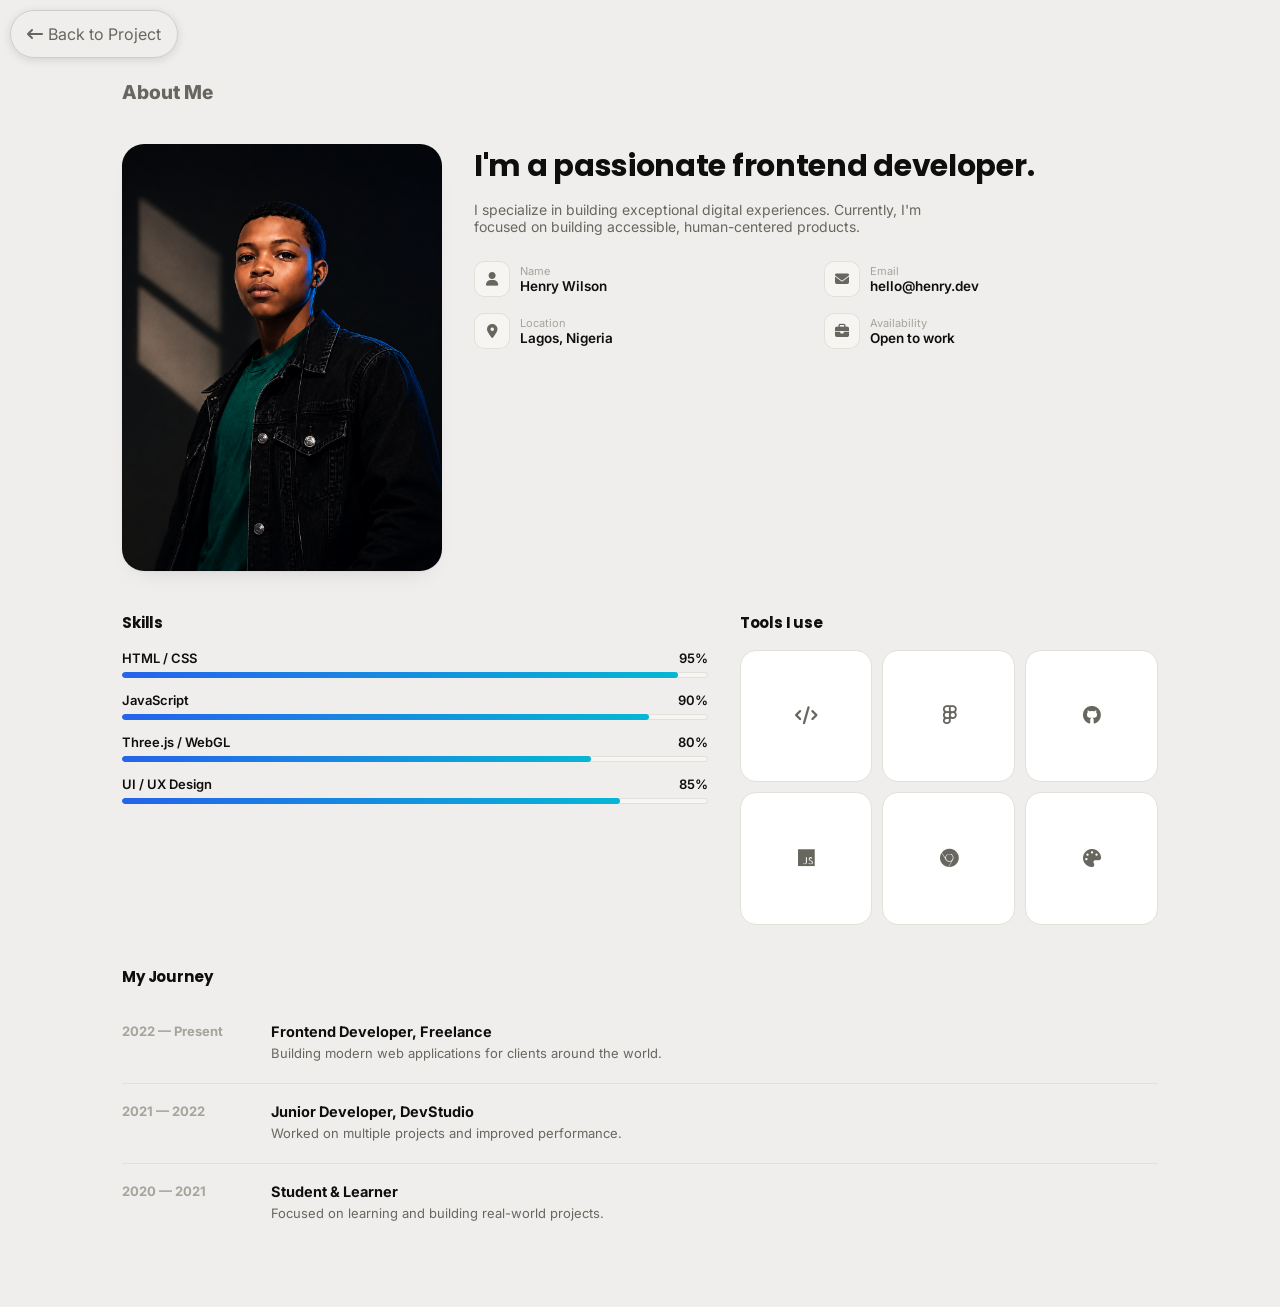
<file: about/about.html>
<!DOCTYPE html>
<html lang="en">
<head>
  <meta charset="UTF-8">
  <meta name="viewport" content="width=device-width, initial-scale=1.0">
  <meta http-equiv="X-UA-Compatible" content="ie=edge">
  <title>Document</title>
  <link rel="stylesheet" href="about.css">
  <link rel="stylesheet" href="../css/variable.css">
  <link href="https://fonts.googleapis.com/css2?family=Inter:wght@400;500;600&family=Poppins:wght@600;700;800&display=swap" rel="stylesheet">
  <link rel="stylesheet" href="https://cdnjs.cloudflare.com/ajax/libs/font-awesome/6.5.0/css/all.min.css">
</head>
<body>
  <div class="back_btn" id="btn">
    <a href="#">
      <i class="fa-solid fa-arrow-left-long"></i>
        Back to Project
    </a>
  </div>
  <section class="about">
    <span class="about_eyebrow">About Me</span>

    <div class="about_top">
      <div class="about_photo">
        <img src="../images/about.png" alt="">
      </div>
      <div class="about_bio">
        <h2>I'm a passionate frontend developer.</h2>
        <p>I specialize in building exceptional digital experiences. Currently, I'm focused on building accessible, human-centered products.</p>
        <div class="about_info" id="about-info"></div>
      </div>
    </div>

    <div class="about_mid">
      <div class="about_skills">
        <h3>Skills</h3>
        <div id="about-skills"></div>
      </div>
      <div class="about_tools">
        <h3>Tools I use</h3>
        <div class="about_tools_grid" id="about-tools"></div>
      </div>
    </div>

    <div class="about_journey">
      <h3>My Journey</h3>
      <div class="journey_track" id="about-journey"></div>
    </div>
  </section>
  <script src="about.js"></script>
</body>
</html>
</file>
<file: about/about.css>
*{
     margin: 0;
     padding: 0;
     box-sizing: border-box;
   }
   
   body {
    font-family: var(--font-main);
    background: var(--bg);
    color: var(--ink);
  }
  
  h1,h2,h3 { font-family: var(--font-heading); letter-spacing: -0.01em; }

  .about {
    max-width: 1100px;
    margin: 0 auto;
    padding: 5rem 2rem 4rem;
    display: flex;
    flex-direction: column;
    gap: 2.5rem;
  }

  .about_eyebrow {
    font-size: 1.2rem;
    font-weight: 800;
    color: var(--ink-soft);
    text-transform: capitalize;
  }

  .about_top {
    display: grid;
    grid-template-columns: 320px 1fr;
    gap: 2rem;
    align-items: start;
  }

  .about_photo {
    width: 100%;
    aspect-ratio: 3/4;
    border-radius: var(--radius-lg);
    overflow: hidden;
    box-shadow: var(--shadow-card);
  }

  .about_photo img {
    width: 100%;
    height: 100%;
    object-fit: cover;
    object-position: top;
  }

  .about_bio h2 {
    font-size: clamp(22px, 3vw, 30px);
    font-weight: 700;
    color: var(--ink);
    margin-bottom: 12px;
  }

  .about_bio > p {
    font-size: 14px;
    color: var(--ink-soft);
    max-width: 480px;
    margin-bottom: 1.6rem;
  }

  .about_info {
    display: grid;
    grid-template-columns: 1fr 1fr;
    gap: 1rem;
  }

  .about_info_item {
    display: flex;
    align-items: center;
    gap: 10px;
  }

  .about_info_item .icon {
    width: 36px;
    height: 36px;
    border-radius: var(--radius-sm);
    background: var(--surface-alt);
    box-shadow: inset 0 0 0 1px var(--border);
    display: grid;
    place-items: center;
    font-size: 14px;
    color: var(--ink-soft);
    flex-shrink: 0;
  }

  .about_info_item .label {
    font-size: 11px;
    color: var(--ink-faint);
  }

  .about_info_item .value {
    font-size: 13.5px;
    font-weight: 600;
    color: var(--ink);
  }

  .about_mid {
    display: grid;
    grid-template-columns: 1.4fr 1fr;
    gap: 2rem;
  }

  .about_skills h3,
  .about_tools h3,
  .about_journey h3 {
    font-size: 15px;
    font-weight: 700;
    color: var(--ink);
    margin-bottom: 1rem;
  }

  .skill_row { margin-bottom: 14px; }

  .skill_row_top {
    display: flex;
    justify-content: space-between;
    font-size: 13px;
    font-weight: 600;
    color: var(--ink);
    margin-bottom: 6px;
  }

  .skill_bar {
    height: 6px;
    border-radius: var(--radius-pill);
    background: var(--surface-alt);
    box-shadow: inset 0 0 0 1px var(--border);
    overflow: hidden;
  }

  .skill_bar_fill {
    height: 100%;
    border-radius: var(--radius-pill);
    background: linear-gradient(90deg, #2563eb, #06b6d4);
    width: 0%;
    transition: width 1.1s cubic-bezier(0.16,1,0.3,1);
  }

  .about_tools_grid {
    display: grid;
    grid-template-columns: repeat(3, 1fr);
    gap: 10px;
  }

  .tool_item {
    aspect-ratio: 1/1;
    border-radius: var(--radius-md);
    background: var(--surface);
    border: 1px solid var(--border);
    display: grid;
    place-items: center;
    font-size: 18px;
    color: var(--ink-soft);
    transition: var(--transition);
  }

  .tool_item:hover {
    transform: translateY(-3px);
    box-shadow: var(--shadow-card);
    color: var(--ink);
  }

  .journey_track { display: flex; flex-direction: column; }

  .journey_item {
    display: flex;
    gap: 1.2rem;
    padding: 1.2rem 0;
    border-bottom: 1px solid var(--border);
  }

  .journey_item:last-child { border-bottom: none; }

  .journey_year {
    font-size: 13px;
    font-weight: 700;
    color: var(--ink-faint);
    min-width: 130px;
    flex-shrink: 0;
  }

  .journey_role {
    font-size: 14.5px;
    font-weight: 700;
    color: var(--ink);
    margin-bottom: 4px;
  }

  .journey_desc {
    font-size: 13px;
    color: var(--ink-soft);
    line-height: 1.5;
  }
  
  .back_btn {
    position: fixed;
    top: 10px;
    left: 10px;
    width: fit-content;
    padding: 0.8rem 1rem;
    border: 1px solid #ccc;
    box-shadow: var(--shadow-md);
    border-radius: var(--radius-pill);
    transition: transform 0.3s ease;
  }
  
  .back_btn a {
    display: flex;
    align-items: center;
    gap: 5px;
    text-decoration: none;
    color: var(--ink-soft);
    transition: var(--transition);
  }
  
  .back_btn a:hover {
    color: var(--ink);
  }
  
  .back_btn:hover {
    transform: translateY(-4px);
  }

  @media (max-width: 768px) {
    .about_top, .about_mid, .about_info {
      grid-template-columns: 1fr;
    }
    .about_tools_grid {
      grid-template-columns: repeat(4, 1fr);
    }
  }
</file>
<file: css/variable.css>
:root {
    --font-main: "Inter", sans-serif;
    --font-heading: "Poppins", sans-serif;
    --bg:  #efeeec;
    --surface: #ffffff;
    --surface-alt: #f6f5f2;
    --ink: #0e0e0d;
    --ink-soft: #68675f;
    --ink-faint: #a5a49b;
    --border: #e2e0da;
    --border-soft: #ebe9e3;
    --accent: #111110;
    --accent2: #1a1a18;
    --accent-ink: #ffffff;
    --dark-surface: #171715;
    --radius-xl: 28px;
    --radius-lg: 22px;
    --radius-md: 16px;
    --radius-sm: 10px;
    --radius-pill: 999px;
    --success: #22c55e;
    --success-glow: #86efac;
    --shadow-md2: rgba(50, 50, 93, 0.25) 0px 2px 5px -1px, rgba(0, 0, 0, 0.3) 0px 1px 3px -1px;
    --transition: all 0.3s ease;
    --shadow-card: 0 1px 2px rgba(20,20,15,0.04), 0 12px 28px -18px rgba(20,20,15,0.18);
    --shadow-md : rgba(99, 99, 99, 0.2) 0px 2px 8px 0px;
    --btn: rgba(14, 30, 37, 0.12) 0px 2px 4px 0px, rgba(14, 30, 37, 0.32) 0px 2px 16px 0px;
    --shadow-float: 0 30px 60px -25px rgba(20,20,15,0.35);
    
  }
</file>
